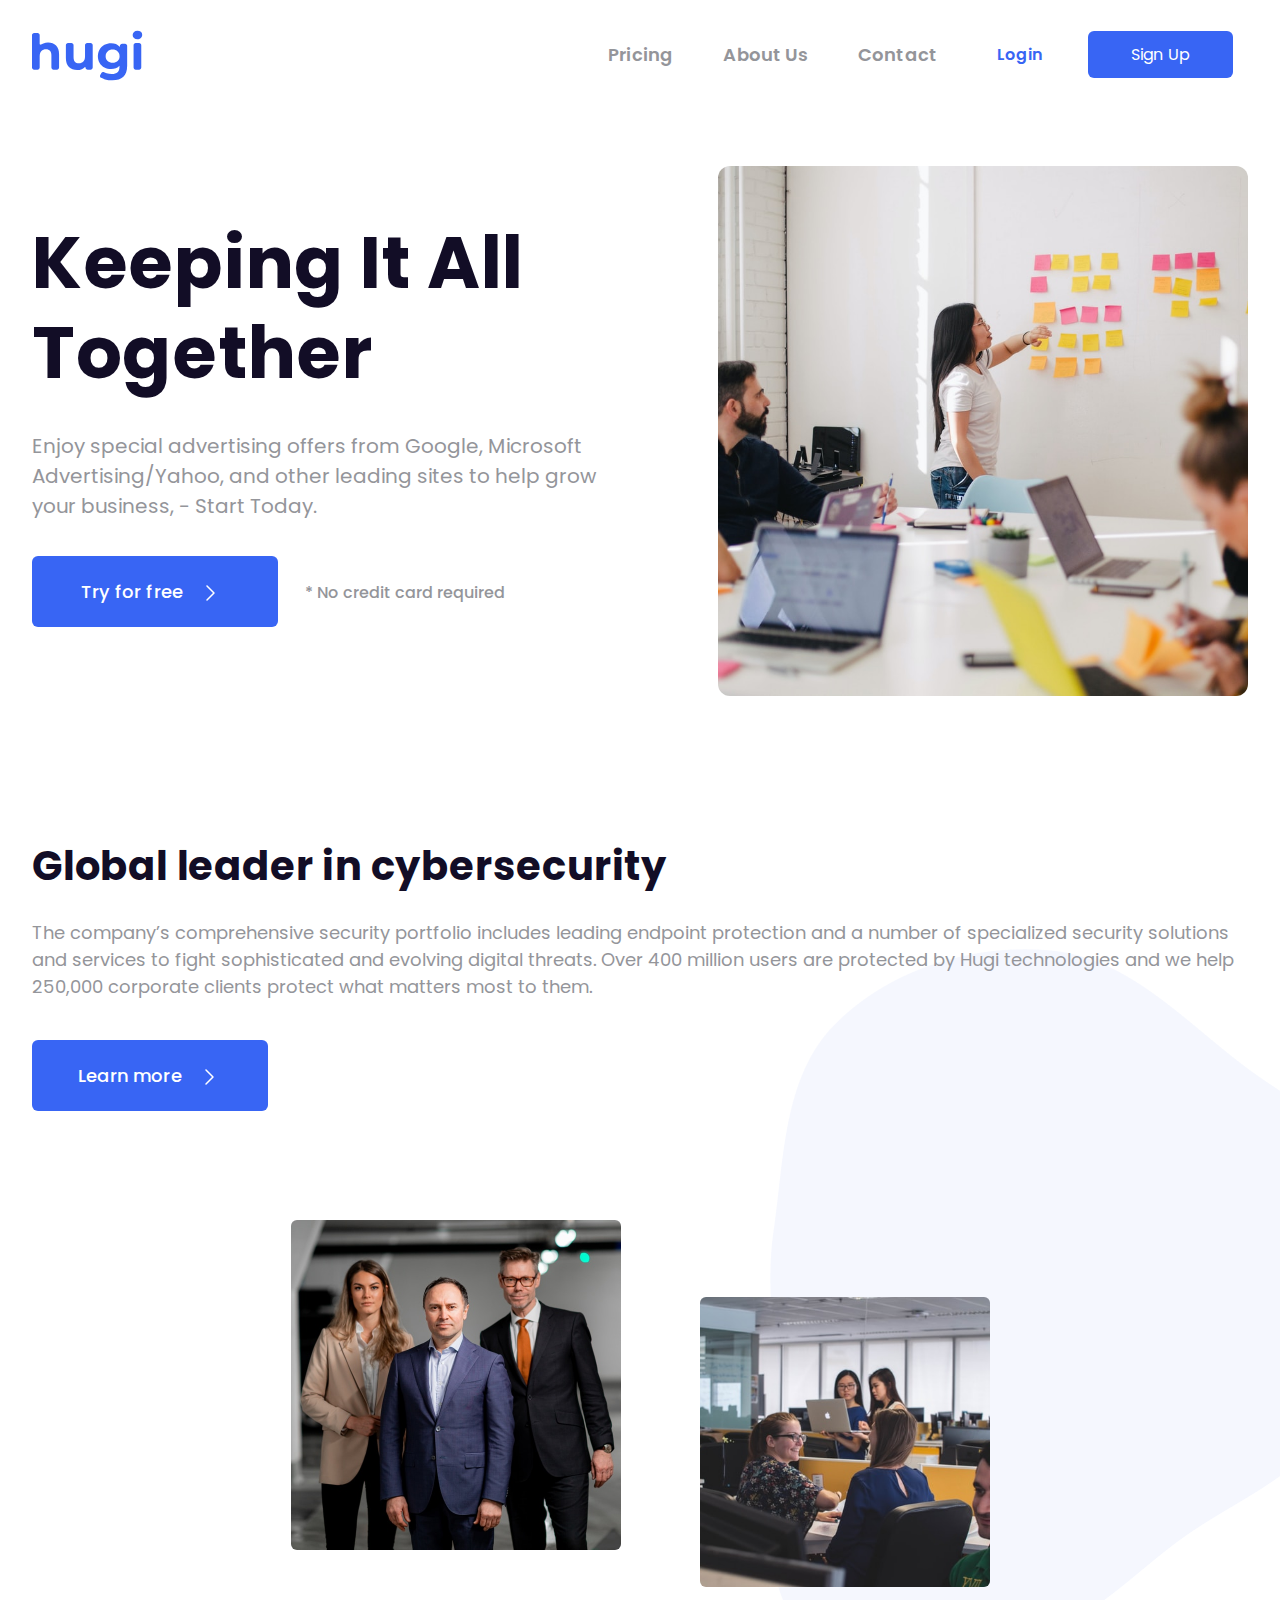
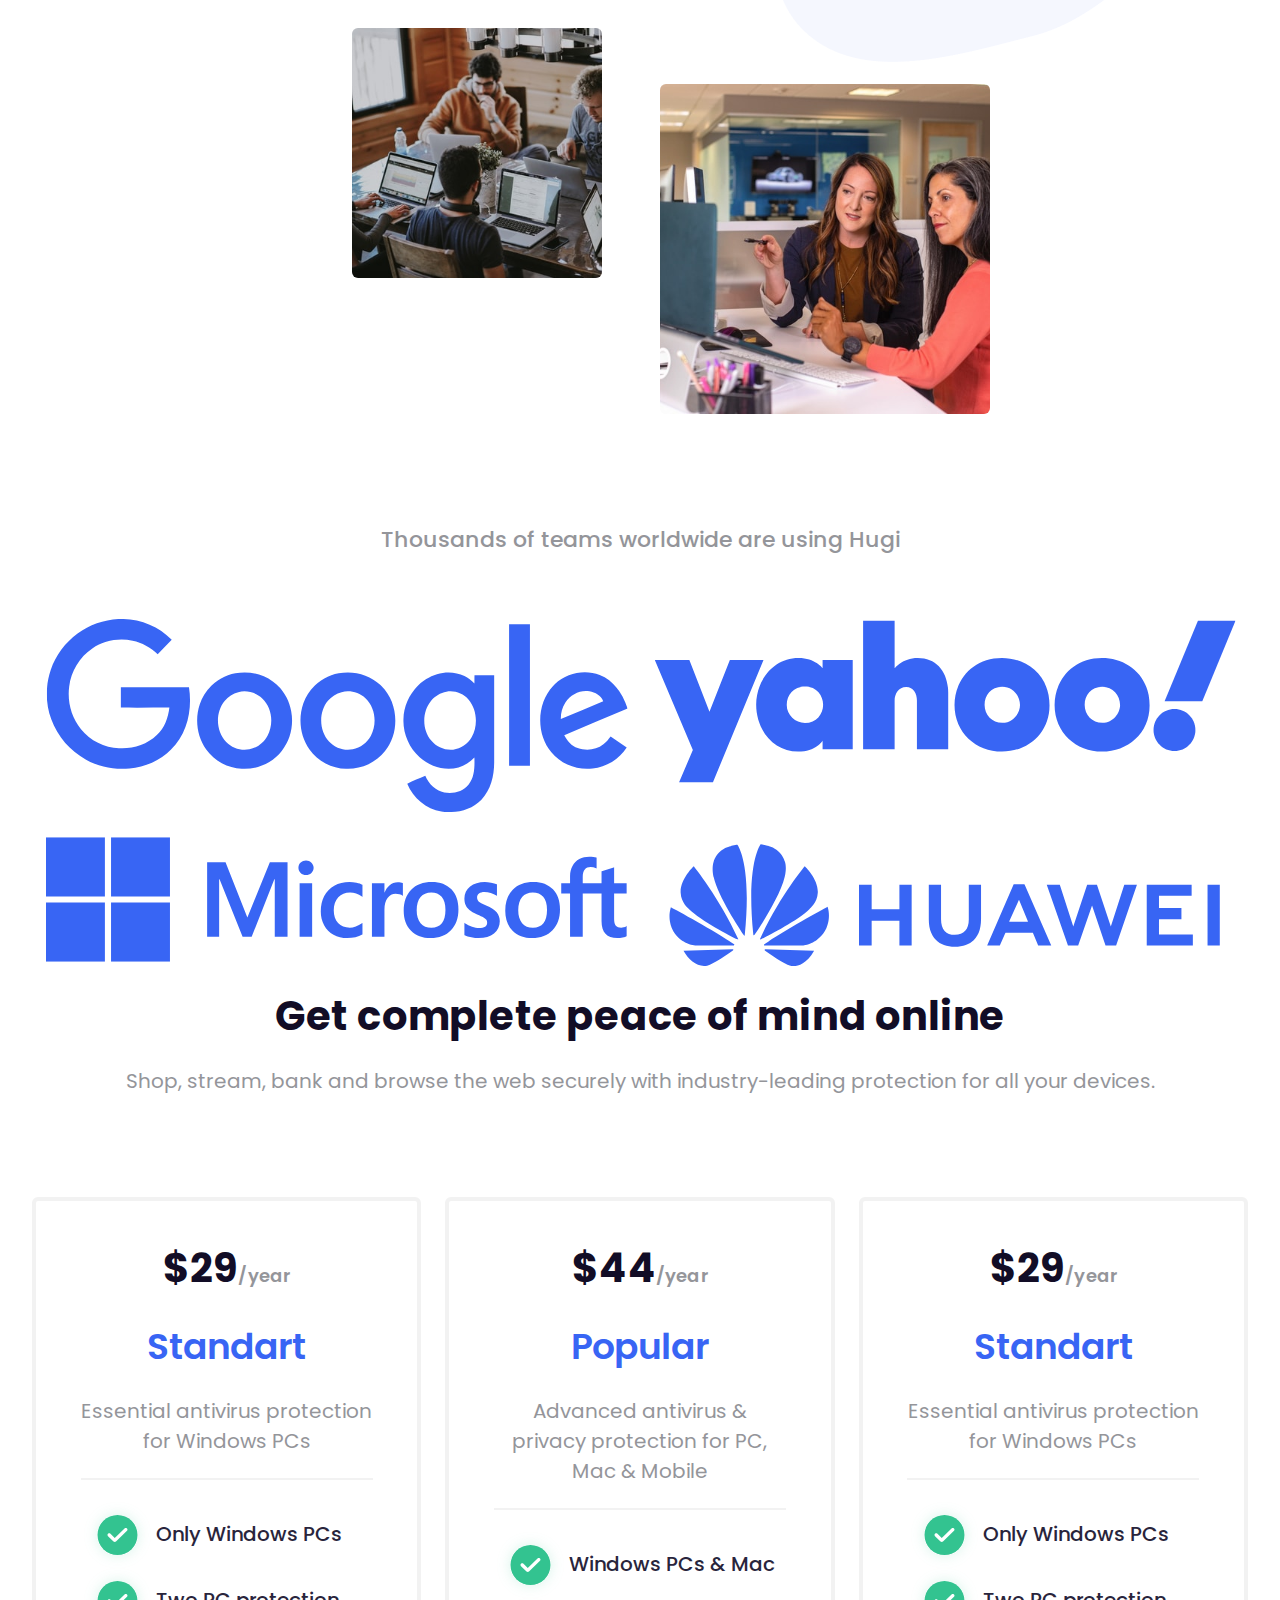
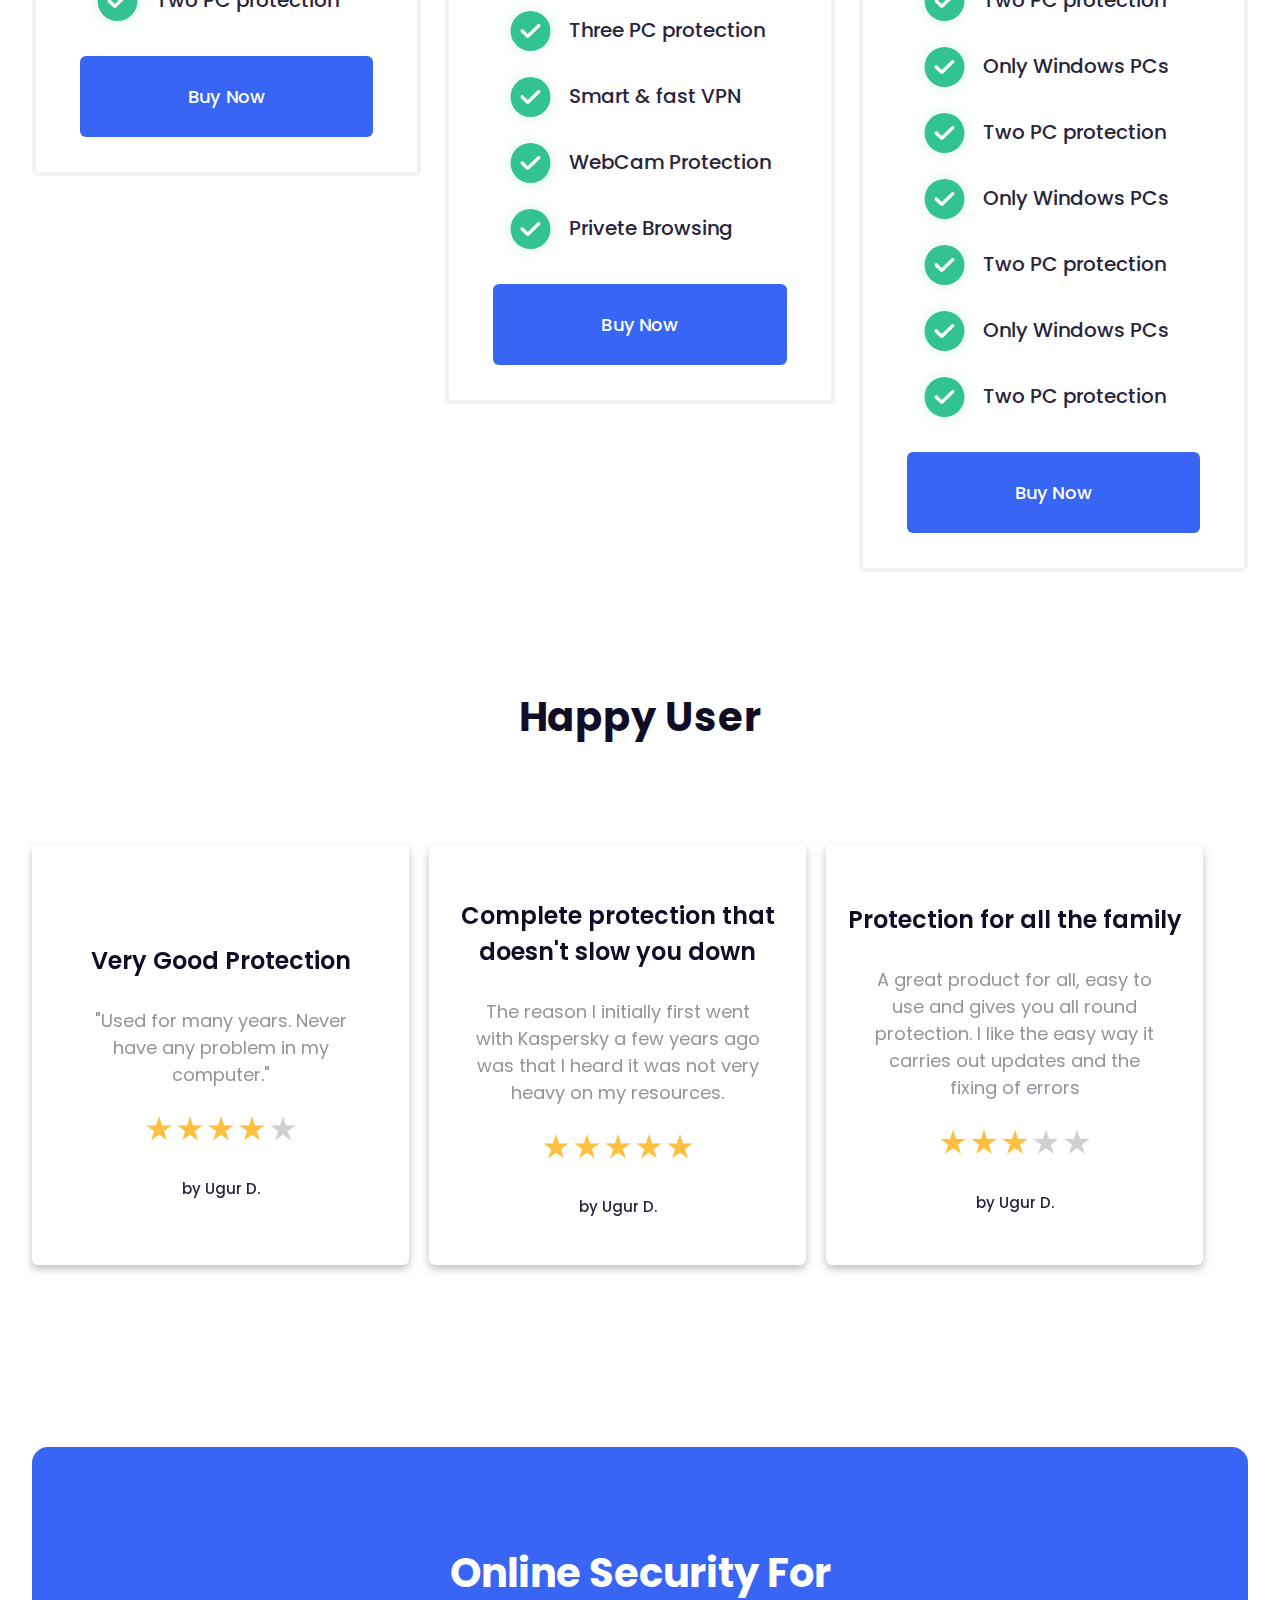
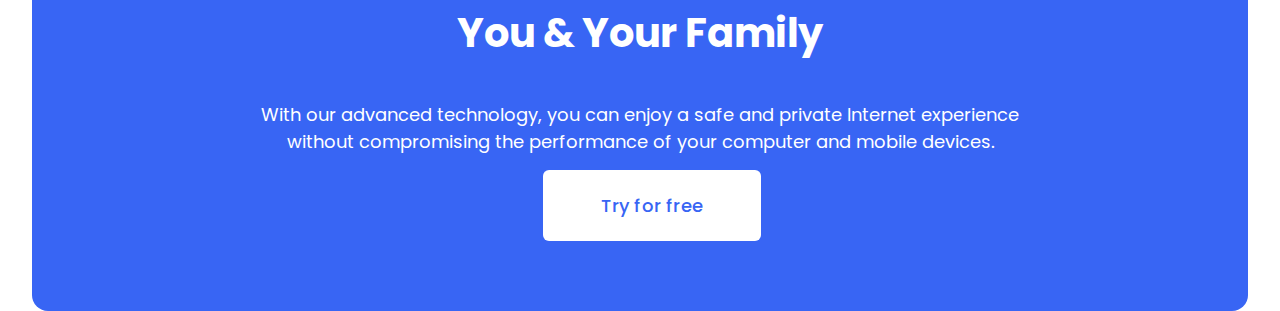
<file: index.html>
<!DOCTYPE html>
<html lang="en">

<head>
    <meta charset="UTF-8">
    <meta http-equiv="X-UA-Compatible" content="IE=edge">
    <meta name="viewport" content="width=device-width, initial-scale=1.0">
    <title>Document</title>
    <link rel="preconnect" href="https://fonts.googleapis.com">
    <link rel="preconnect" href="https://fonts.gstatic.com" crossorigin>
    <link href="https://fonts.googleapis.com/css2?family=Poppins:wght@400;500;600;700&display=swap" rel="stylesheet">
    <link
    rel="stylesheet"
    href="https://cdnjs.cloudflare.com/ajax/libs/animate.css/4.1.1/animate.min.css"
    />
    <link rel="stylesheet" href="style.css">
</head>

<body>

    <div class="wrapper">
        <header class="center">
            <div class="logo ">
                <img src="images/logo.svg" alt="logo">
            </div>
            <nav class="menu">
                <ul>
                    <li class="menu-item"><a href="pricing.html">Pricing</a></li>
                    <li class="menu-item"><a href="#">About Us</a></li>
                    <li class="menu-item"><a href="#">Contact</a></li>
                    <li class="menu-item-fourth"><a href="#">Login</a></li>
                    <li class="menu-item-last"><a href="#">Sign Up</a></li>
                </ul>
            </nav>

            <div class="clearfix"></div>
        </header>

        <section class="container-first center">
            <div class="left-side">
                <h1>Keeping It All Together</h1>
                <p class="descr">Enjoy special advertising offers from Google, Microsoft Advertising/Yahoo, and other
                    leading sites to help grow your business, - Start Today.</p>
                <div class="btn-box">
                    <a href="#">Try for free
                        <img src="images/arrow-right.svg" alt="arrow">
                    </a>
                    <span>* No credit card required</span>
                </div>
            </div>
            <div class="right-side  wow animate__animated animate__rubberBand">
                <img src="images/teams.jpg" alt="teams">
            </div>

            <div class="clearfix"></div>
        </section>

        <section class="container-gallery">
            <div class="center">
                <div class="content-left">
                    <h2>Global leader in cybersecurity</h2>
                    <p>The company’s comprehensive security portfolio includes leading endpoint protection and a number
                        of specialized security solutions and services to fight sophisticated and evolving digital
                        threats. Over 400 million users are protected by Hugi technologies and we help 250,000 corporate
                        clients protect what matters most to them.</p>
                    <a href="#" class="btn">Learn more <img src="images/arrow-right.svg" alt="arrow"> </a>
                </div>
                <div class="content-right">
                    <div class="top-images">
                        <img src="images/gallery-item1.jpg" alt="gallery1">
                        <img src="images/gallery-item2.jpg" alt="gallery2">
                    </div>
                    <div class="bottom-images">
                        <img src="images/gallery-item3.jpg" alt="gallery3">
                        <img src="images/gallery-item4.jpg" alt="gallery4">
                    </div>
                </div>
            </div>
            <div class="clearfix"></div>
        </section>

        <section class="container-logos center">
            <p>Thousands of teams worldwide are using Hugi</p>
            <div class="logo-items">
                <img class="first-item" src="images/google-item.svg" alt="item1">
                <img class="second-item" src="images/yahoo-item.svg" alt="item2">
                <img class="third-item" src="images/microsoft-item.svg" alt="item3">
                <img class="fourth-item" src="images/huawei-item.svg" alt="item4">
            </div>
        </section>

        
       


        <section class="container-prices center">
            <h3>Get complete peace of mind online</h3>
            <p class="price-descr">
                Shop, stream, bank and browse the web securely with industry-leading protection for all your devices.
            </p>

            <div class="price-cards">
                <div class="card-item">
                    <p class="price"><span>$29</span>/year</p>
                    <h5>Standart</h5>
                    <p class="descr">
                        Essential antivirus protection for Windows PCs
                    </p>
                    <hr>
                    <ul class="list">
                        <li><img src="images/icon-done.svg" alt="done"> Only Windows PCs</li>
                        <li><img src="images/icon-done.svg" alt="done"> Two PC protection</li>
                    </ul>
                    <a href="#" class="btn">Buy Now</a>
                </div>
                <div class="card-item card-item-second">
                    <p class="price"><span>$44</span>/year</p>
                    <h5>Popular</h5>
                    <p class="descr">
                        Advanced antivirus & privacy protection for PC, Mac & Mobile
                    </p>
                    <hr>
                    <ul class="list">
                        <li><img src="images/icon-done.svg" alt="done"> Windows PCs & Mac</li>
                        <li><img src="images/icon-done.svg" alt="done"> Three PC protection</li>
                        <li><img src="images/icon-done.svg" alt="done"> Smart & fast VPN</li>
                        <li><img src="images/icon-done.svg" alt="done"> WebCam Protection</li>
                        <li><img src="images/icon-done.svg" alt="done"> Privete Browsing</li>
                    </ul>
                    <a href="#" class="btn">Buy Now</a>
                </div>
                <div class="card-item">
                    <p class="price"><span>$29</span>/year</p>
                    <h5>Standart</h5>
                    <p class="descr">
                        Essential antivirus protection for Windows PCs
                    </p>
                    <hr>
                    <ul class="list">
                        <li><img src="images/icon-done.svg" alt="done"> Only Windows PCs</li>
                        <li><img src="images/icon-done.svg" alt="done"> Two PC protection</li>
                        <li><img src="images/icon-done.svg" alt="done"> Only Windows PCs</li>
                        <li><img src="images/icon-done.svg" alt="done"> Two PC protection</li>
                        <li><img src="images/icon-done.svg" alt="done"> Only Windows PCs</li>
                        <li><img src="images/icon-done.svg" alt="done"> Two PC protection</li>
                        <li><img src="images/icon-done.svg" alt="done"> Only Windows PCs</li>
                        <li><img src="images/icon-done.svg" alt="done"> Two PC protection</li>
                    </ul>
                    <a href="#" class="btn">Buy Now</a>
                </div>
            </div>

        </section>


        <section class="reviews-page center">
            <h1>Happy User</h1>
<div class="cards">
                <div class="review-item ">
                    <h3>Very Good Protection</h3>
                    <p>"Used for many years. Never
                        have any problem in my computer."</p>
                    <img src="images/Stars.png" alt="Stars1">
                    <p class="author-first">by Ugur D.</p>
                    </div>
                    <div class="review-item review-second">
                        <h3>Complete protection that doesn't slow you down</h3>
                        <p>The reason I initially first went with Kaspersky a few years
                            ago was that I heard it was not very heavy on my resources.</p>

                        <img src="images/Stars2.png" alt="Stars2">
                        <p class="author-second">by Ugur D.</p>
                        </div>
                        <div class="review-item review-third">
                            <h3>Protection for all the family</h3>
                            <p>A great product for all, easy to use and gives you
                                all round protection.
                                I like the easy way it carries out updates and
                                the fixing of errors</p>

                            <img src="images/Stars3.png" alt="Stars3">
                            <p class="author-third">by Ugur D.</p>

                        </div>
                    </div>
              
          

        </section>


        <section class="container-banner">
            <h1 >Online Security For<br>
                You & Your Family</h1>
                <p >With our advanced technology,
                    you can enjoy a safe and private Internet
                     experience
                    without compromising the performance 
                    of your computer
                    and mobile devices. </p>

        <div class="butt">
            <a href="#">Try for free</a></div>
        </div>
    </section>


    </div>
    <script src="lib/wow.min.js"></script>
    <script>
        const wow = new WOW({
            boxClass: 'wow', /* класс, который необходим для работы wow.js */
            animateClass: 'animate__animated', /* класс, который будет автоматически добавляться анимируемым элементам при прокрутке страницы */
            offset: 30, /* по-умолчанию установлено значение 0, то есть как только при прокрутке страницы, элемент достигает низа окна браузера проигрываться анимация, в данном случае анимация начнется на 30px выше от низа окна браузера */
            mobile: true, /* если true, то на мобильных тоже будет анимация, если false, то на мобильных анимация отключается */
            live: true /* если true, то анимация будет работать даже на динамически добавляемых элементах, если false, то только на тех элементах, которые были на странице при ее загрузке */
            })
        wow.init(); /* Инициализация плагина с установленными выше свойствами */
    </script>
    

</body>

</html>
</file>
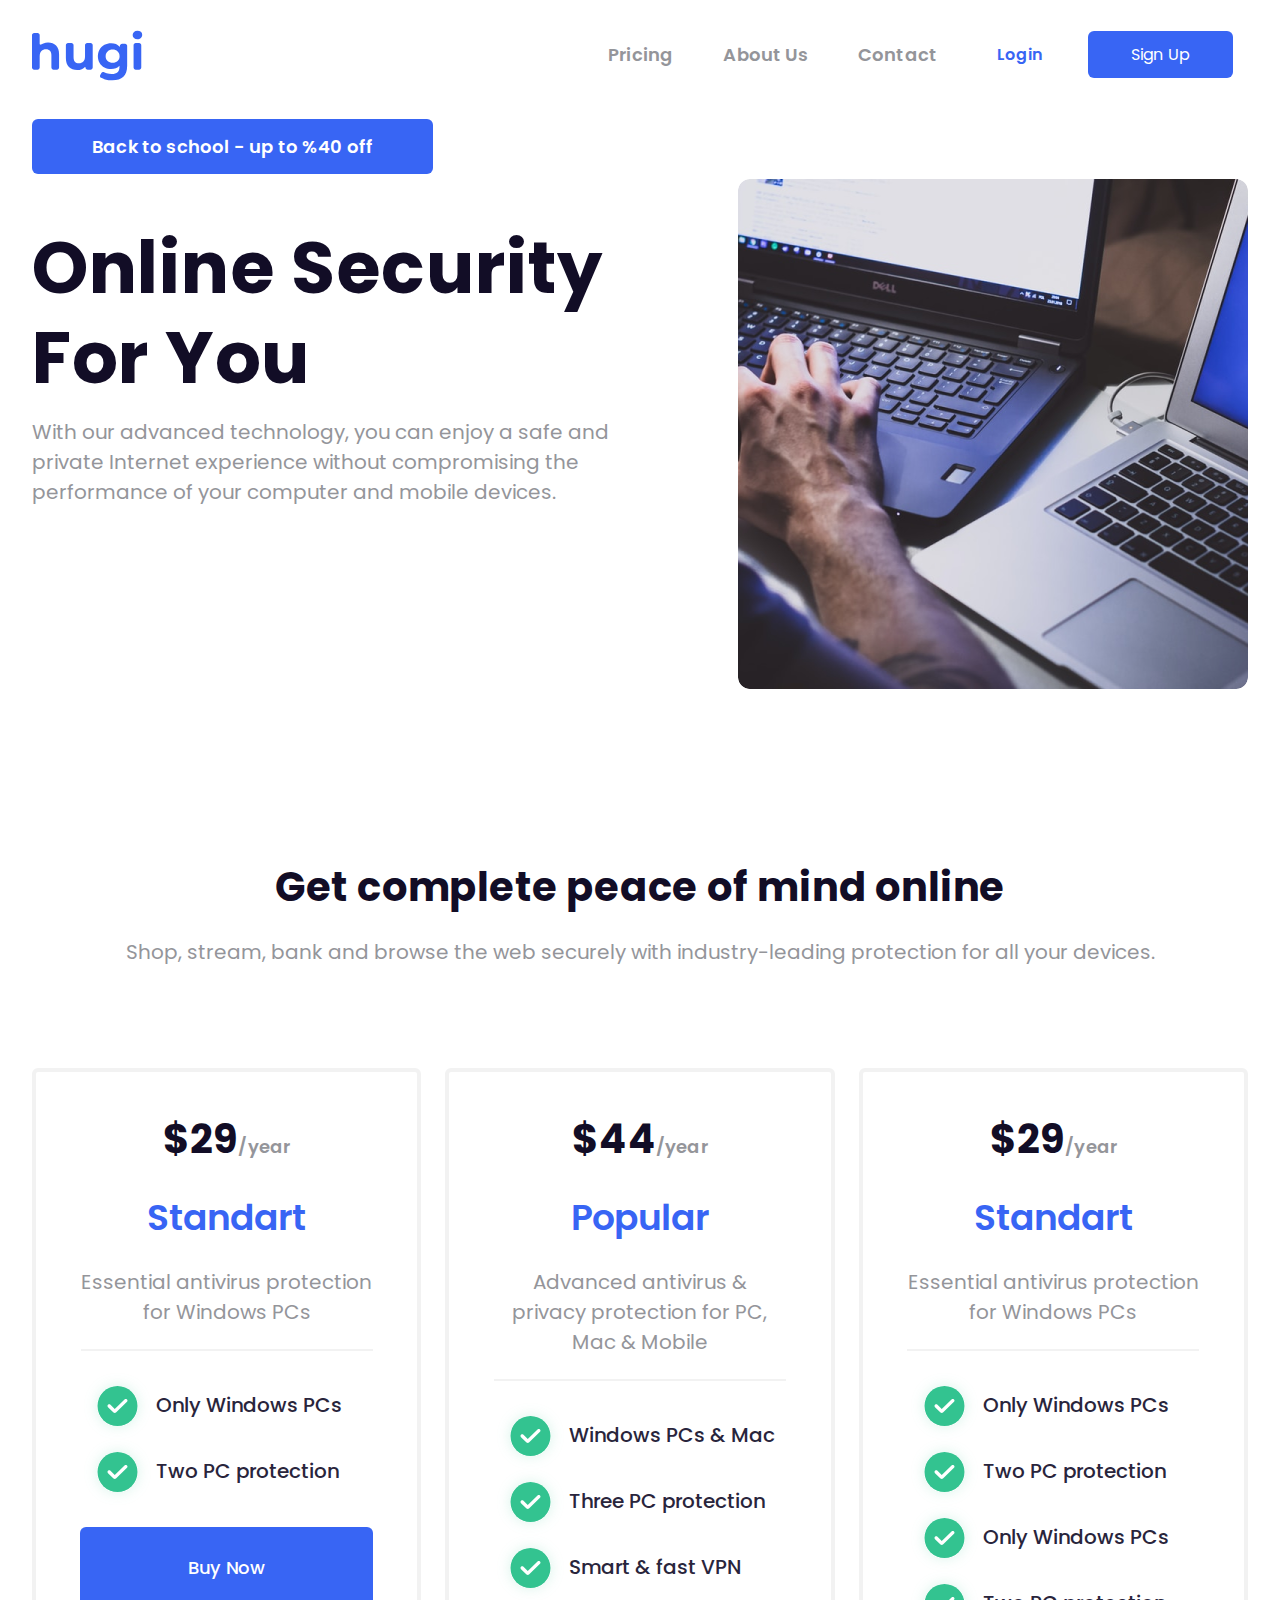
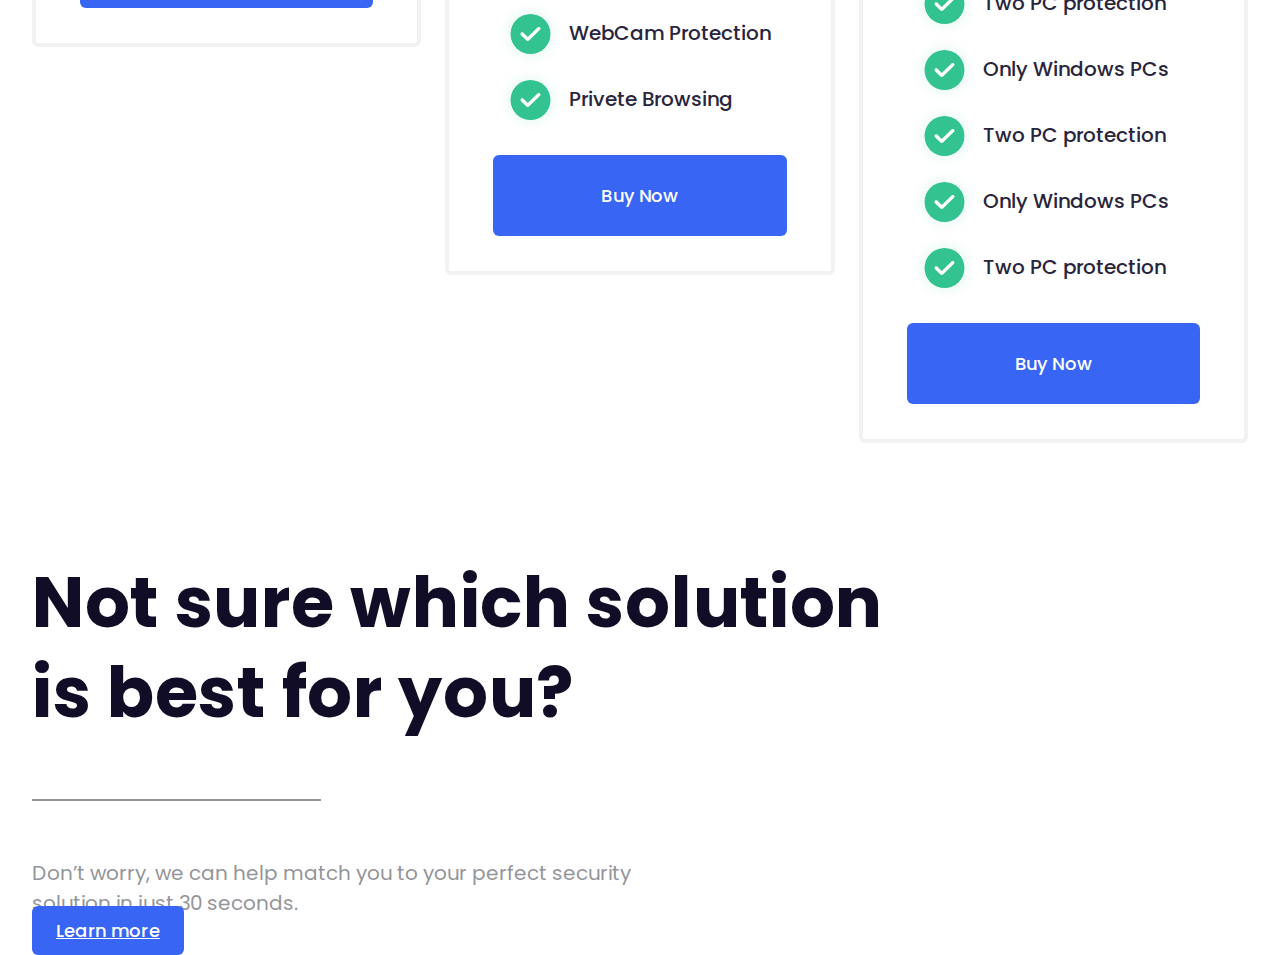
<file: pricing.html>
<!DOCTYPE html>
<html lang="en">

<head>
    <meta charset="UTF-8">
    <meta http-equiv="X-UA-Compatible" content="IE=edge">
    <meta name="viewport" content="width=device-width, initial-scale=1.0">
    <title>Document</title>
    <link rel="preconnect" href="https://fonts.googleapis.com">
    <link rel="preconnect" href="https://fonts.gstatic.com" crossorigin>
    <link href="https://fonts.googleapis.com/css2?family=Poppins:wght@400;500;600;700&display=swap" rel="stylesheet">
    <link rel="stylesheet" href="style.css">
</head>

<body>

    <div class="wrapper">
        <header class="center">
            <div class="logo">
                <img src="images/logo.svg" alt="logo">
            </div>
            <nav class="menu">
                <ul>
                    <li class="menu-item"><a href="#">Pricing</a></li>
                    <li class="menu-item"><a href="#">About Us</a></li>
                    <li class="menu-item"><a href="#">Contact</a></li>
                    <li class="menu-item-fourth"><a href="#">Login</a></li>
                    <li class="menu-item-last"><a href="#">Sign Up</a></li>
                </ul>
            </nav>

            <div class="clearfix"></div>
        </header>
    </div>

    <section class="container-one center">
        <div class="left-s">
            <div class="key">
                <a href="#">Back to school - up to %40 off
                </a>
                <h1> Online Security For You
                </h1>
                <p class="indent">With our advanced technology, you can
                    enjoy a safe and private Internet experience without
                    compromising the performance of your computer
                    and mobile devices.</p>
            </div>
        </div>

        <div class="right-s">
            <img src="images/notebooks.png" alt="notebooks">
        </div>

        <div class="clearfix"></div>

    </section>
    <section class="container-prices center">
        <h3>Get complete peace of mind online</h3>
        <p class="price-descr">
            Shop, stream, bank and browse the web securely with industry-leading protection for all your devices.
        </p>

        <div class="price-cards">
            <div class="card-item">
                <p class="price"><span>$29</span>/year</p>
                <h5>Standart</h5>
                <p class="descr">
                    Essential antivirus protection for Windows PCs
                </p>
                <hr>
                <ul class="list">
                    <li><img src="images/icon-done.svg" alt="done"> Only Windows PCs</li>
                    <li><img src="images/icon-done.svg" alt="done"> Two PC protection</li>
                </ul>
                <a href="#" class="btn">Buy Now</a>
            </div>
            <div class="card-item card-item-second">
                <p class="price"><span>$44</span>/year</p>
                <h5>Popular</h5>
                <p class="descr">
                    Advanced antivirus & privacy protection for PC, Mac & Mobile
                </p>
                <hr>
                <ul class="list">
                    <li><img src="images/icon-done.svg" alt="done"> Windows PCs & Mac</li>
                    <li><img src="images/icon-done.svg" alt="done"> Three PC protection</li>
                    <li><img src="images/icon-done.svg" alt="done"> Smart & fast VPN</li>
                    <li><img src="images/icon-done.svg" alt="done"> WebCam Protection</li>
                    <li><img src="images/icon-done.svg" alt="done"> Privete Browsing</li>
                </ul>
                <a href="#" class="btn">Buy Now</a>
            </div>
            <div class="card-item">
                <p class="price"><span>$29</span>/year</p>
                <h5>Standart</h5>
                <p class="descr">
                    Essential antivirus protection for Windows PCs
                </p>
                <hr>
                <ul class="list">
                    <li><img src="images/icon-done.svg" alt="done"> Only Windows PCs</li>
                    <li><img src="images/icon-done.svg" alt="done"> Two PC protection</li>
                    <li><img src="images/icon-done.svg" alt="done"> Only Windows PCs</li>
                    <li><img src="images/icon-done.svg" alt="done"> Two PC protection</li>
                    <li><img src="images/icon-done.svg" alt="done"> Only Windows PCs</li>
                    <li><img src="images/icon-done.svg" alt="done"> Two PC protection</li>
                    <li><img src="images/icon-done.svg" alt="done"> Only Windows PCs</li>
                    <li><img src="images/icon-done.svg" alt="done"> Two PC protection</li>
                </ul>
                <a href="#" class="btn">Buy Now</a>
            </div>
        </div>

    </section>



    <section>
        <div class="test-choice center">
            <h1>
                Not sure which solution is best for you?
            </h1>
        
        <div class="left-choice">
            <img src="images/line.png" alt="line">
           <p>Don’t worry, we can help match you 
                to your perfect security solution in just 30 seconds.
            </p>
            <a href="#" class="b-box">Learn more
                </a>
        </div></div>
    </section>

</body>
</file>
<file: style.css>
.wrapper{
    max-width: 1440px;
    margin: 0 auto;
    width: 100%;
}

*{
    padding: 0;
    margin: 0;
    border: 0;
}

.center{
    max-width: 1280px;
    margin: 0 auto;
    width: 100%;
}

.clearfix{
    clear: both;
}


/*Header*/

header{
    padding-top: 30px;
    padding-bottom: 31px;
}

body{
    font-family: Poppins;
}

header .menu ul .menu-item a{
    text-decoration: none;
    font-weight: 600;
    font-size: 18px;
    line-height: 27px;
    letter-spacing: 0.01em;
    color: #94959A;
    transition: 0.8s;
} 

header .menu ul .menu-item a:hover{
    color: #000;
}

header .menu ul .menu-item-fourth a{
    text-decoration: none;
    font-weight: 600;
    font-size: 16px;
    line-height: 25px;
    letter-spacing: 0.01em;
    color: #3865F4;
    transition: 0.8s;
}

header .menu ul .menu-item-fourth a:hover{
    color: #000;
}

header .menu ul .menu-item-last a{
    text-decoration: none;
    padding: 12px 43px 12px 43px;
    background-color: #3865F4;
    border-radius: 6px;
    font-weight: 600px;
    font-size: 16px;
    line-height: 25px;
    letter-spacing: 0.01em;
    color: #ffffff;
    transition: 0.8s;
}

header .menu ul .menu-item-last a:hover{
    background-color: #000;
}

header .menu ul{
    list-style-type: none;
}

header .logo{
    float: left;
}

header .menu{
    float: right;
}

header .menu ul li{
    float: left;
}

header .menu ul .menu-item{
    margin-right: 50px;
    padding-top: 11px;
    padding-bottom: 11px;
}

header .menu ul .menu-item-fourth{
    margin-left: 10px;
    margin-right: 46px;
    padding-top: 12px;
    padding-bottom: 12px;
}

header .menu ul .menu-item-last{
    margin-right: 15px;
    padding-top: 12px;
    padding-bottom: 12px;
}


/*Section first*/

.container-first{
    clear: both;
    margin-bottom: 83px;
}

.container-first .left-side{
    width: 585px;
    float: left;
}

.container-first .right-side{
    width: 530px;
    float: right;
}

.container-first .right-side img{
    width: 100%;
    max-width: 100%;
    height: 530px;
    object-fit: cover;
    border-radius: 12px;
    margin-top: 47px;
}


.container-first .left-side h1{
    margin-top: 99px;
    font-weight: bold;
    font-size: 72px;
    line-height: 90px;
    letter-spacing: 0.01em;
    color: #120D26;
}

.container-first .left-side .descr{
    font-size: 20px;
    line-height: 30px;
    color: #94959A;
    margin-top: 33px;
    margin-bottom: 58px;
}

.container-first .left-side .btn-box a, 
.container-gallery .content-left .btn{
    padding: 23px 49px 23px 49px;
    text-decoration: none;
    background-color: #3865F4;
    border-radius: 6px;
    font-weight: 500;
    font-size: 18px;
    line-height: 25px;
    letter-spacing: 0.01em;
    color: #ffffff;
    transition: 0.8s;
}

.container-first .left-side .btn-box a:hover, 
.container-gallery .content-left .btn:hover{
    background-color: #000;
}


.container-first .left-side .btn-box a img,
.container-gallery .content-left .btn img{
    vertical-align: middle;
    margin-left: 10px;
}

.container-first .left-side .btn-box span{
    font-weight: 500;
    font-size: 16px;
    line-height: 24px;
    color: #94959A;
    margin-left: 27px;
}

/*Container banner*/

.container-banner{
    clear: both;
}

/*Container gallery*/

.container-gallery{
    background-image: url('images/figure-bg.png');
    background-repeat: no-repeat;
    background-position: right 163px;
    margin-bottom: 109px;
}

.container-gallery .content-left{
    width: 472px;
    float: left;
    margin-top: 190px;
}

.container-gallery .content-left h2{
    font-weight: bold;
    font-size: 40px;
    line-height: 60px;
    letter-spacing: 0.02em;
    color: #120D26;
    margin-bottom: 23px;
}

.container-gallery .content-left p{
    font-size: 18px;
    line-height: 27px;
    color: #94959A;
    margin-bottom: 63px;
}

.container-gallery .content-left .btn{
    padding: 23px 46px;
}

.container-gallery .content-right{
    width: 699px;
    float: right;
}

.container-gallery .content-right .top-images img:first-child{
    width: 330px;
    height: 330px;
    border-radius: 6px;
    float: left;
    margin-top: 131px;
}

.container-gallery .content-right .top-images img:last-child{
    width: 290px;
    height: 290px;
    border-radius: 6px;
    object-fit: cover;
    float: right;
    margin-top: 208px;
}

.container-gallery .content-right .bottom-images img:first-child{
    width: 250px;
    height: 250px;
    border-radius: 6px;
    object-fit: cover;
    float: left;
    margin-top: 41px;
    margin-left: 61px;
}

.container-gallery .content-right .bottom-images img:last-child{
    width: 330px;
    height: 330px;
    border-radius: 6px;
    object-fit: cover;
    float: right;
    margin-top: 97px;
}

.container-gallery .content-right .bottom-images{
    clear: both;
}



/*Container logos*/

.container-logos{
    margin-bottom: 28px;
}

.container-logos p{
    font-weight: 500;
    font-size: 22px;
    line-height: 34px;
    color:#94959A;
    text-align: center;
    margin-top: 28px;
    margin-bottom: 50px;
}

.container-logos .logo-items img{
    margin-right: 132px;
}

.container-logos .logo-items img.fourth-item{
    margin-right: 0;
    float: right;
}



/*Container Prices*/

.container-prices{
    clear: both;
    margin-top: 133px;
    margin-bottom: 115px;

}

.container-prices h3{
    font-weight: bold;
    font-size: 40px;
    line-height: 60px;
    letter-spacing: 0.02em;
    color: #120D26;
    text-align: center;
    margin-bottom: 20px;
}

.container-prices .price-descr{
    font-size: 20px;
    line-height: 30px;
    color: #94959A;
    text-align: center;
    margin-bottom: 101px;
}

.container-prices .price-cards .card-item{
    width: 396px;
    border: 4px solid #F2F2F2;
    border-radius: 6px;
    text-align: center;
    float: left;
    margin-bottom: 115px;
}

.container-prices .price-cards .card-item .price{
    font-weight: 600;
    font-size: 18px;
    line-height: 27px;
    letter-spacing: 0.01em;
    color: #94959A;
    margin-top: 37px;
    margin-bottom: 22px;
}

.container-prices .price-cards .card-item .price span{
    font-weight: bold;
    font-size: 40px;
    line-height: 60px;
    color: #120D26;
}

.container-prices .price-cards .card-item h5{
    font-weight: 600;
    font-size: 36px;
    line-height: 54px;
    color: #3865F4;
    margin-bottom: 22px;
}

.container-prices .price-cards .card-item .descr{
    font-size: 20px;
    line-height: 30px;
    color: #94959A;
    width: 292px;
    margin: 0 auto;
    margin-bottom: 22px;
}

.container-prices .price-cards .card-item hr{
    height: 2px;
    width: 292px;
    background-color: #F2F2F2;
    margin: 0 auto;
    margin-bottom: 22px;
}

.container-prices .price-cards .card-item .list{
    list-style-type: none;
 
    width: 285px;
    text-align: left;
    margin: 0 auto;
    margin-bottom: 22px;
}

.container-prices .price-cards .card-item .list li img{
    vertical-align: middle;
}

.container-prices .price-cards .card-item .list li{
    font-weight: 500;
    font-size: 20px;
    line-height: 30px;
    color: #29253C;
}

.container-prices .price-cards .card-item .btn{
    display: inline-block;
    padding: 28px 108px;
    text-decoration: none;
    font-weight: 500;
    font-size: 18px;
    line-height: 25px;
    letter-spacing: 0.01em;
    color: #fff;
    background-color: #3865F4;
    border-radius: 6px;
    margin-bottom: 35px;
    transition: 0.8s;
}

.container-prices .price-cards .card-item .btn:hover{
    background-color: #000;
}

.container-prices .price-cards .card-item-second{
    margin-left: 34px;
    margin-right: 34px;
}
/*Reviews*/
.reviews-page{
    clear: both;
 
   
}
.reviews-page h1{
    font-weight: 700;
    font-size: 40px;
    line-height: 60px;
    text-align: center;
    letter-spacing: 0.02em;
    color:  #120D26;
  margin-top: 25px;
  margin-bottom: 98px;

}
.reviews-page .cards .review-item {
    width: 400px;
    height: 420px;
    background-color: #ffffff;
    border-radius: 6px;
    text-align: center;
    float: left;
    filter: drop-shadow(0px 4px 4px rgba(0, 0, 0, 0.25));
    margin-bottom: 182px;
    margin-right: 20px;
   
}


.reviews-page .cards .review-item h3{
    font-weight: 600;
    font-size: 24px;
    line-height: 36px;
    color: #120D26;
    margin-bottom: 28px;
    margin-top: 98px;
}
.reviews-page .cards .review-item p{
    color: #94959A;
    font-size: 18px;
    line-height: 27px;
    margin-bottom: 28px;
    padding-left: 44px;
    padding-right: 44px;
}
.reviews-page .cards .review-item img{
    margin-bottom: 28px;

}
.reviews-page  .cards .review-item .author-first{
    font-size: 15px;
    font-weight: 500;
    line-height: 22px;
    color: #29253C;
    margin-bottom: 85px;
}


.reviews-page .cards .review-second h3{
    margin-top: 53px;
    margin-bottom: 28px;
    font-weight: 600;
    font-size: 24px;
    line-height: 36px;
    color: #120D26;
}
.reviews-page .cards .review-item .review-second p{
    font-size: 18px;
    line-height: 27px;
    color: #94959A;
    margin-bottom: 28px;
    padding-left: 44px;
    padding-right: 44px;

}
.reviews-page .cards .review-item .review-second img{
    margin-bottom: 28px;
}

.reviews-page .cards .review-item .author-second{
    font-size: 15px;
    font-weight: 500;
    line-height: 22px;
    color: #29253C;
    margin-bottom: 53px;     
}
    
.reviews-page .cards  .review-third h3{
    margin-top: 57px;
    margin-bottom: 28px;
    font-weight: 600;
    font-size: 24px;
    line-height: 36px;
    color: #120D26;

}
.reviews-page .cards .review-item .review-third p{
    font-size: 18px;
    line-height: 27px;
    color: #94959A;
    margin-bottom: 28px;
    padding-left: 44px;
    padding-right: 44px;
}
    .reviews-page .cards .review-item .review-third img{
        margin-bottom: 28px;


    }
    .reviews-page .cards .review-item .author-third{
        font-size: 15px;
        font-weight: 500;
        line-height: 22px;
        color: #29253C;
        margin-bottom: 57px;     
    }


/*Container banner*/

.container-banner{
    clear: both;
    width: 1280px;
height: 464px;
margin: 113px 80px 113px 80px;
background-color: #3865F4;
border-radius: 16px;


}
.container-banner h1{
    font-size: 40px;
    line-height: 60px;
    text-align: center;
    
    padding-top: 96px;
    padding-left: 209px;
    padding-right: 209px;
    font-weight: 700;
    color: #ffffff;
}
.container-banner p {
   padding-bottom: 38px;
    font-weight: 400;
    font-size: 18px;
    line-height: 27px;
    text-align: center;
    padding-right: 209px;
    padding-left: 209px;
    padding-top: 38px;
    
    color: #ffffff;
}
.container-banner .butt{
    margin-left: 42%;
}

.container-banner .butt a{

     background-color: #ffffff;
    text-decoration: none;
    border-radius: 6px;
    font-size: 18px;
    line-height: 25px;
    font-weight: 500;
    padding: 23px 58px 23px 58px;
    text-align: center;
    color: #3865F4;
    letter-spacing: 0.01em;
    transition: 0.9s;
}
.container-banner .butt a:hover{
    background-color: #000;
}
  
/*page Pricing container-one*/
.container-one{
    clear: both;
}
.container-one .left-s{
    width: 620px;
    float: left;
}
.container-one .right-s{
    width: 510px;
    float: right;
}
.container-one .right-s img{
    width: 100%;
    max-width: 100%;
    height: 510px;
    object-fit: cover;
    border-radius: 12px;
    margin-top: 60px;
}

.container-one .left-s .key a{

        display: inline-block;
        padding: 14px 60px;
        text-decoration: none;
        font-weight: 600;
        font-size: 18px;
        line-height: 27px;
        letter-spacing: 0.01em;
        color: #fff;
        background-color: #3865F4;
        border-radius: 6px;
        margin-bottom: 35px;
        transition: 0.8s;
    
}
.container-one .left-s .key-b:hover{
    background-color: black;
}
.container-one .left-s h1{
    margin-top: 14px;
    font-weight: 700;
    font-size: 72px;
    line-height: 90px;
    letter-spacing: 0.01em;
    color: #120D26;
}
.container-one .left-s .indent{
    font-size: 20px;
    line-height: 30px;
    color: #94959A;
    margin-top: 14px;
    margin-bottom: 217px;
}

/*Test choice*/
.test-choice{
    clear: both;
}
.test-choice h1{
    width: 880px;
    height: 180px;
    font-weight: 700;
    font-size: 70px;
    line-height: 90px;
    letter-spacing: 0.01em;
    color: #120D26;
    margin-top: 35px;
}
.test-choice .left-choice img{
   
    width: 289px;
    margin-top: 61px;
    margin-bottom: 50px;
}
.test-choice .left-choice p{
    width: 619px;
    height: 60px;
    font-size: 20px;
    line-height: 30px;
    color: #94959A;
   
}
.test-choice .left-choice .b-box{
    margin-top: 48px;
    width: 230px;
    padding: 12px 24px 12px 24px;
    border-radius: 6px;
    background-color: #3865F4;
    font-weight: 500;
    font-size: 18px;
    line-height: 25px;
    letter-spacing: 0.01em;
    text-align: center;
    color: #fff;

}
@media  screen and (max-width: 1370px) {
    .container-banner{
        width: 90%;
    }
    
}


@media screen and (max-width: 1300px){
    .center{
        width: 95%;
    }
    

    .container-gallery .content-left{
        width: 100%;
        margin-top: 50px;
    }
    .container-gallery .content-right{
        margin: 0 auto;
        float: none;
    }
    .container-logos .logo-items img{
        width: 48%;
        margin: 1%;
    }
    .container-logos .logo-items img.first-item{
        float: left;
    }
    .container-logos .logo-items img.second-item{
        float: right;
    }
    .container-logos .logo-items img.third-item{
        float: left;
        clear: both;
    }
    .container-logos .logo-items img.fourth-item{
        margin-right: 1%;
    }
    .container-prices .price-cards .card-item{
        width: calc(32% - 8px);
    }
    .container-prices .price-cards .card-item-second{
        margin-left: 2%;
        margin-right: 2%;
    }
    .reviews-page .cards .review-item{
        width: calc(32% - 12px);
        
        }
        
        .container-banner{
            margin: 0 auto;
            width: 95%
        }
    
        
}
 





@media screen and (max-width: 1200px){
    .container-first .left-side{
        width: 53%;
        margin-right: 2%;
    }
    .container-first .right-side{
        width: 45%;
    }
    .reviews-page .cards .review-item{
        width: 30%
    
    }
    .reviews-page .cards .review-item h3,
    .reviews-page .cards .review-second h3,
.reviews-page .cards .review-third h3{
    font-size: 20px;
    line-height: 30px;

    }
    .reviews-page .cards .review-item p{
        font-size: 16px;
        line-height: 24px;
    }
    .reviews-page .cards .review-item .author-first,
    .reviews-page .cards .review-item .author-second,
    .reviews-page .cards .review-item .author-third{
        font-size: 12px;
        line-height: 20px;
    }
    .container-banner{
        margin: 0 auto;
    }
    .container-banner h1{
        
        font-size: 30px;
    }
    .container-banner p{
       
        font-size: 14px;
    }
    .container-banner .butt{
       display: inline-block;
    
    }
}


@media screen and (max-width: 1024px){
    header .menu{
        display: none;
    }
    .container-first .left-side h1{
        margin-top: 10px;
        font-size: 60px;
        line-height: 75px;
    }
    .container-first .right-side img{
        margin-top: 0;
    }
    .container-first .left-side .btn-box span{
        display: block;
        margin-top: 20px;
    }
    .container-first .left-side .btn-box a{
        display: inline-block;
    }
    .container-prices .price-cards .card-item{
        width: 50%;
        margin: 0 auto;
        float: none;
        margin-bottom: 20px;
    }
    .reviews-page .cards{
        margin-bottom: 40px;
    }
    .reviews-page .cards .review-item {
        width: 29%;
        margin: 2%;
    margin-bottom: 50px;
    }
    .reviews-page .cards .review-item h3,
    .reviews-page .cards .review-second h3,
 .reviews-page .cards .review-third h3{
    font-size: 16px;
    line-height: 22px;

    }
    .reviews-page .cards .review-item p{
        font-size: 14px;
        line-height: 18px;
    }
    .reviews-page .cards .review-item .author-first,
    .reviews-page .cards .review-item .author-second,
    .reviews-page .cards .review-item .author-third{
        font-size: 10px;
        line-height: 12px;
    }  .container-banner{
        
        width: 95%;
        margin: 0 auto;
        margin-top: 40px;
    }
           .container-banner h1{
               font-size: 20px;
        line-height: 42px;
        padding-top: 50px;
    }
    .container-banner p{
        line-height: 22px;
    }
    .container-banner .butt{
        display: inline-block;
        margin-left: 38%;

    }


}

@media screen and (max-width: 768px){
    .container-first .left-side{
        width: 100%;
        margin-right: 0;
        margin-bottom: 20px;
    }
    .container-first .right-side{
        width: 100%;
    }
    .container-first .left-side h1{
        font-size: 42px;
        line-height: 52px;
    }
    .container-first .right-side img{
        height: auto;
    }
    .container-gallery .content-right .top-images img:first-child,
    .container-gallery .content-right .top-images img:last-child,
    .container-gallery .content-right .bottom-images img:first-child,
    .container-gallery .content-right .bottom-images img:last-child{
        width: 100%;
        height: auto;
        float: none;
    }
    .container-gallery .content-right .bottom-images img:first-child{
        margin-left: 0;
        margin-top: 2.5%;
    }
    .container-gallery .content-left{
        margin-top: 0;
    }
    .container-gallery .content-right .top-images img:first-child{
        margin-top: 60px;
    }
    .container-gallery .content-right .top-images img:last-child{
        margin-top: 2.5%;
    }
    .container-gallery .content-right .bottom-images img:last-child{
        margin-top: 2.5%;
    }
    .container-gallery .content-right{
        width: 100%;
    }
    .container-prices .price-cards .card-item{
        width: calc(100% - 8px);
    }
    .container-prices .price-cards .card-item .descr{
        width: 100%;
    }
    .container-prices .price-cards .card-item .btn{
        width: 80%;
        padding-left: 0;
        padding-right: 0;
    }
    .reviews-page .cards .review-item
    {
        width: 50%;
        margin: 0 auto;
        float: none;
        padding-top: 5px;
        margin-bottom: 10px;
    }

    .container-banner{
        margin: 0 auto;
    }
    .container-banner h1{
        padding-top: 40px;
        line-height: 22px;
        padding-left: 24%;
        padding-right: 24%;
        
    }
    .container-banner p{
    
        padding-right: 18%;
        padding-left: 18%;
    }
    .container-banner .butt{
        display: inline-block;
       margin-left: 35%;
    }
}


@media screen and (max-width: 600px){
    .container-logos .logo-items img{
        width: 100%;
        margin: 10px 0 10px 0;

    }
    .container-logos .logo-items img.fourth-item{
        margin: 10px 0 10px 0;
    }
    .reviews-page .cards .review-item{
        width: 100%;
    }
    .container-banner .butt{
        display: inline-block;
       margin-left: 29%;
}


@media screen and (max-width: 425px){
    .container-first .left-side .btn-box a, 
    .container-gallery .content-left .btn{
        width: 100%;
        padding-left: 0;
        padding-right: 0;
        text-align: center;
        display: inline-block;
    }
    .container-gallery .content-left h2, 
    .container-prices h3{
        font-size: 32px;
        line-height: 48px;
    }
    .container-banner{
        margin: 0 auto;
    }
    .container-banner .butt{
        display: inline-block;
       margin-left: 18%;
    }

}

}
</file>
